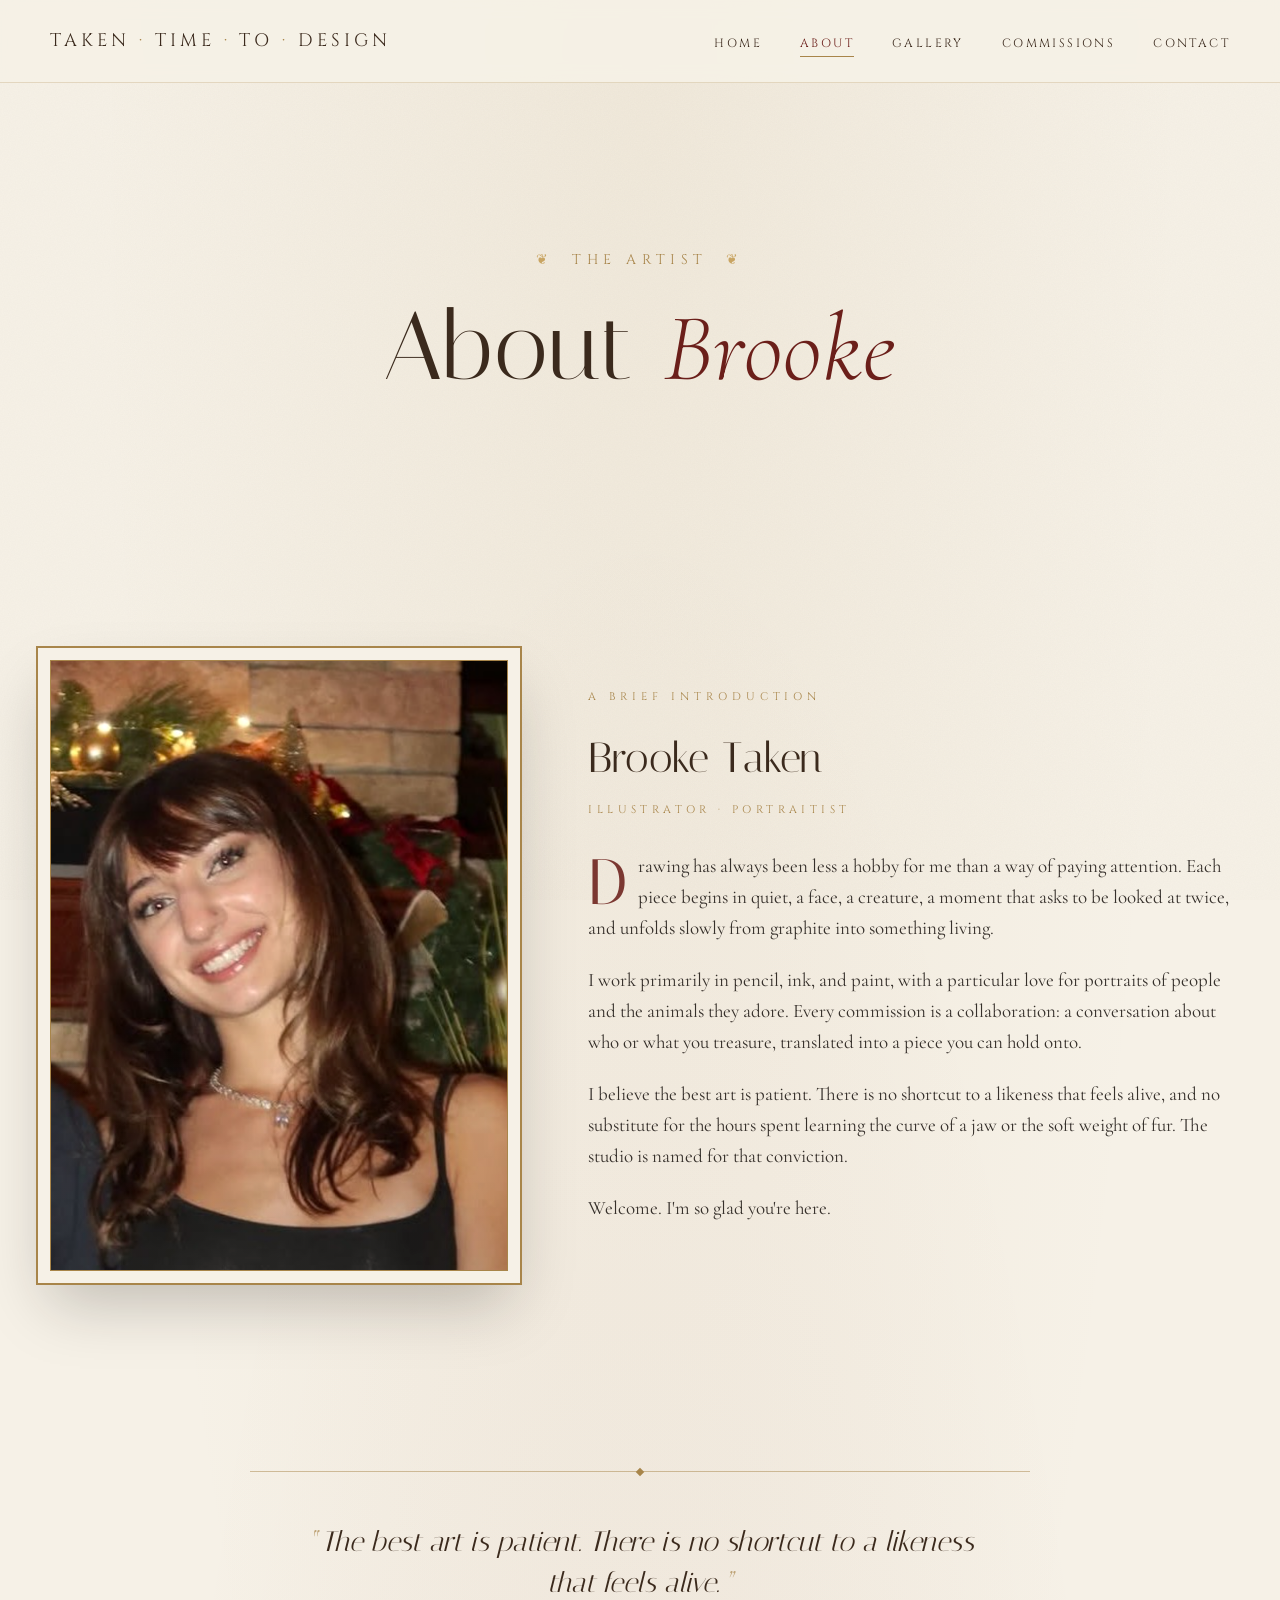
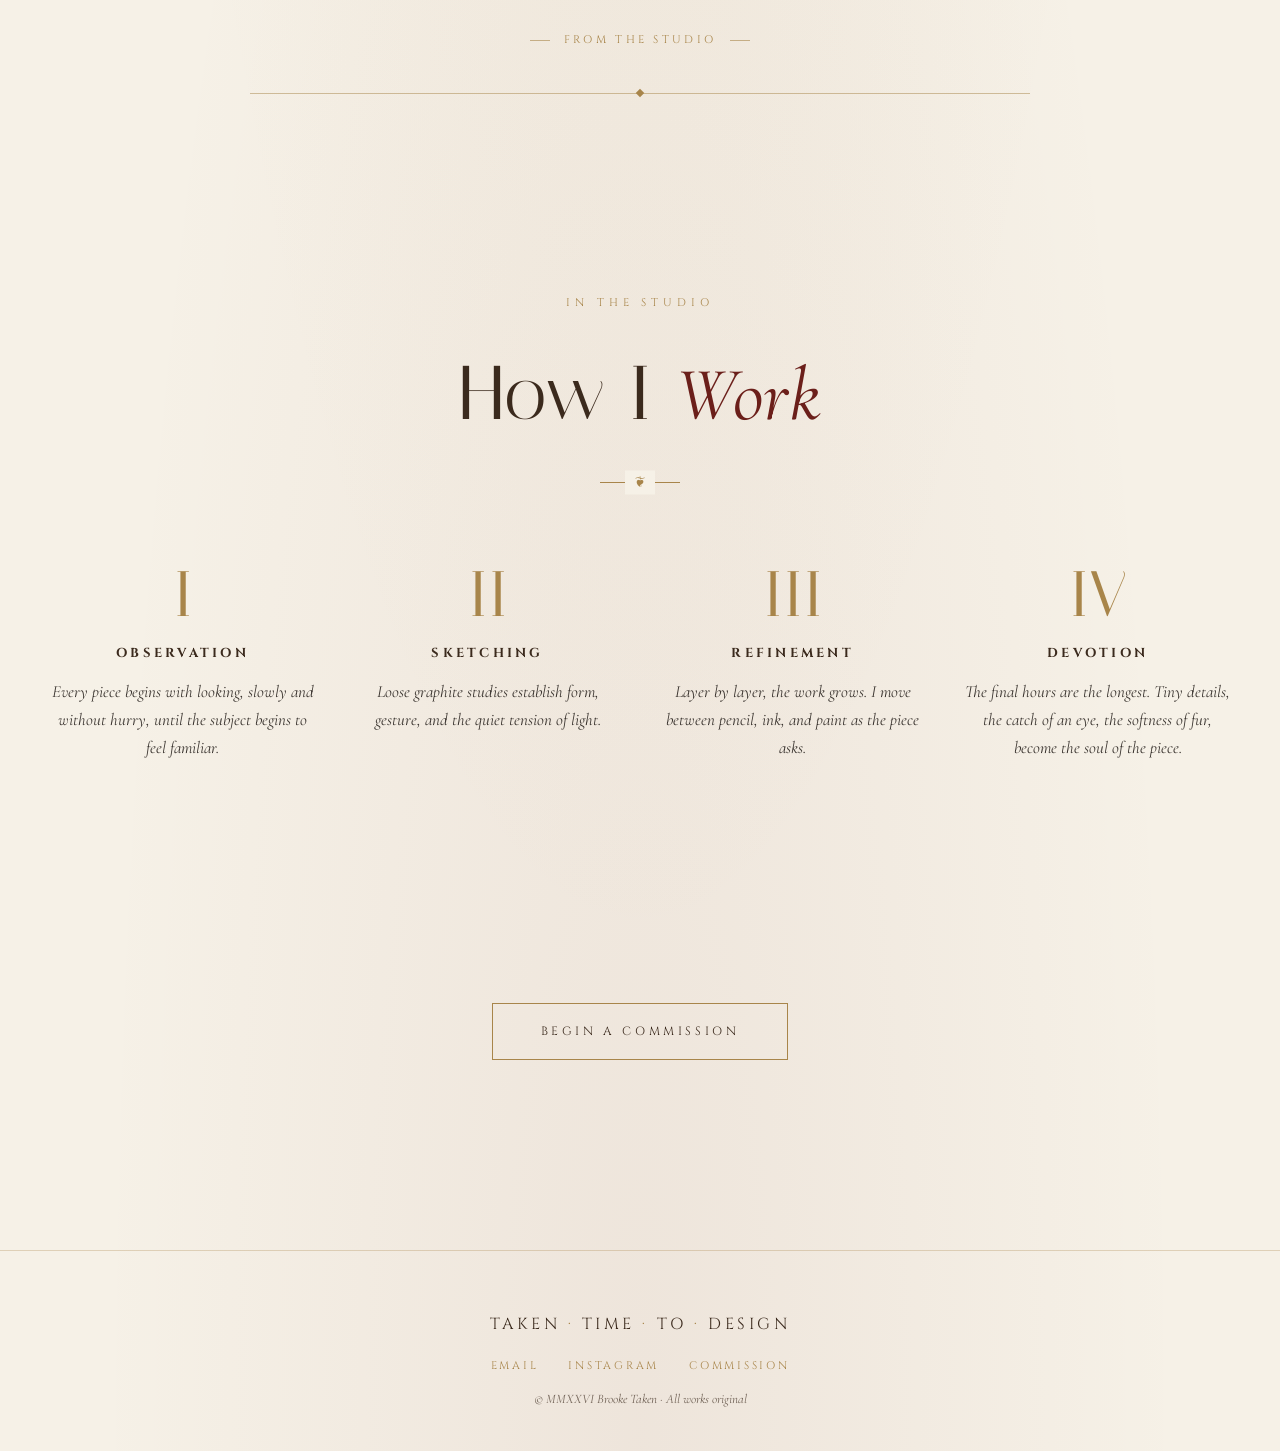
<file: about.html>
<!DOCTYPE html>
<html lang="en">
<head>
<meta charset="UTF-8" />
<meta name="viewport" content="width=device-width, initial-scale=1.0" />
<title>About | Taken Time to Design</title>
<link href="https://fonts.googleapis.com/css2?family=Cormorant+Garamond:ital,wght@0,300;0,400;0,500;0,600;0,700;1,300;1,400&family=Italiana&family=Cinzel:wght@400;500;600&display=swap" rel="stylesheet">
<link rel="stylesheet" href="styles.css" />
</head>
<body>

<nav>
  <a href="/" class="brand">TAKEN <span>·</span> TIME <span>·</span> TO <span>·</span> DESIGN</a>
  <button class="menu-toggle" aria-label="Menu" onclick="document.querySelector('nav').classList.toggle('open')"><span></span><span></span><span></span></button>
  <ul>
    <li><a href="/">Home</a></li>
    <li><a href="/about" class="active">About</a></li>
    <li><a href="/gallery">Gallery</a></li>
    <li><a href="/commissions">Commissions</a></li>
    <li><a href="/contact">Contact</a></li>
  </ul>
</nav>

<header class="hero hero-sm">
  <div class="hero-ornament">THE ARTIST</div>
  <h1>About <em>Brooke</em></h1>
</header>

<main>

<section class="reveal">
  <div class="about">
    <div class="about-portrait">
      <img src="images/brooke.jpeg" alt="Brooke Taken" onerror="this.style.display='none';this.parentElement.style.background='linear-gradient(135deg,#ede2cb,#c9a563)';this.parentElement.insertAdjacentHTML('beforeend','<div style=&quot;position:absolute;inset:0;display:flex;align-items:center;justify-content:center;font-family:Italiana,serif;font-size:80px;color:#6b1f1a;&quot;>BT</div>')" />
    </div>
    <div class="about-text">
      <div class="eyebrow">A Brief Introduction</div>
      <h3>Brooke Taken</h3>
      <div class="role">Illustrator · Portraitist</div>
      <p class="dropcap">Drawing has always been less a hobby for me than a way of paying attention. Each piece begins in quiet, a face, a creature, a moment that asks to be looked at twice, and unfolds slowly from graphite into something living.</p>
      <p>I work primarily in pencil, ink, and paint, with a particular love for portraits of people and the animals they adore. Every commission is a collaboration: a conversation about who or what you treasure, translated into a piece you can hold onto.</p>
      <p>I believe the best art is patient. There is no shortcut to a likeness that feels alive, and no substitute for the hours spent learning the curve of a jaw or the soft weight of fur. The studio is named for that conviction.</p>
      <p>Welcome. I'm so glad you're here.</p>
    </div>
  </div>
</section>

<div class="quote reveal">
  <p>The best art is patient. There is no shortcut to a likeness that feels alive.</p>
  <div class="attr">From the Studio</div>
</div>

<section class="reveal">
  <div class="section-head">
    <div class="eyebrow">In the Studio</div>
    <h2>How I <em>Work</em></h2>
    <span class="divider"></span>
  </div>
  <div class="steps">
    <div class="step">
      <div class="num">I</div>
      <h4>Observation</h4>
      <p>Every piece begins with looking, slowly and without hurry, until the subject begins to feel familiar.</p>
    </div>
    <div class="step">
      <div class="num">II</div>
      <h4>Sketching</h4>
      <p>Loose graphite studies establish form, gesture, and the quiet tension of light.</p>
    </div>
    <div class="step">
      <div class="num">III</div>
      <h4>Refinement</h4>
      <p>Layer by layer, the work grows. I move between pencil, ink, and paint as the piece asks.</p>
    </div>
    <div class="step">
      <div class="num">IV</div>
      <h4>Devotion</h4>
      <p>The final hours are the longest. Tiny details, the catch of an eye, the softness of fur, become the soul of the piece.</p>
    </div>
  </div>
</section>

<section class="reveal" style="text-align:center">
  <a href="/commissions" class="cta">Begin a Commission</a>
</section>

</main>

<footer>
  <div class="brand">TAKEN <span style="color:#a8854a">·</span> TIME <span style="color:#a8854a">·</span> TO <span style="color:#a8854a">·</span> DESIGN</div>
  <div class="social">
    <a href="mailto:hipstercookie024@gmail.com">Email</a>
    <a href="https://instagram.com/takentimetodesign" target="_blank">Instagram</a>
    <a href="/commissions">Commission</a>
  </div>
  <p>© MMXXVI Brooke Taken · All works original</p>
</footer>

<script src="shared.js"></script>
</body>
</html>
</file>
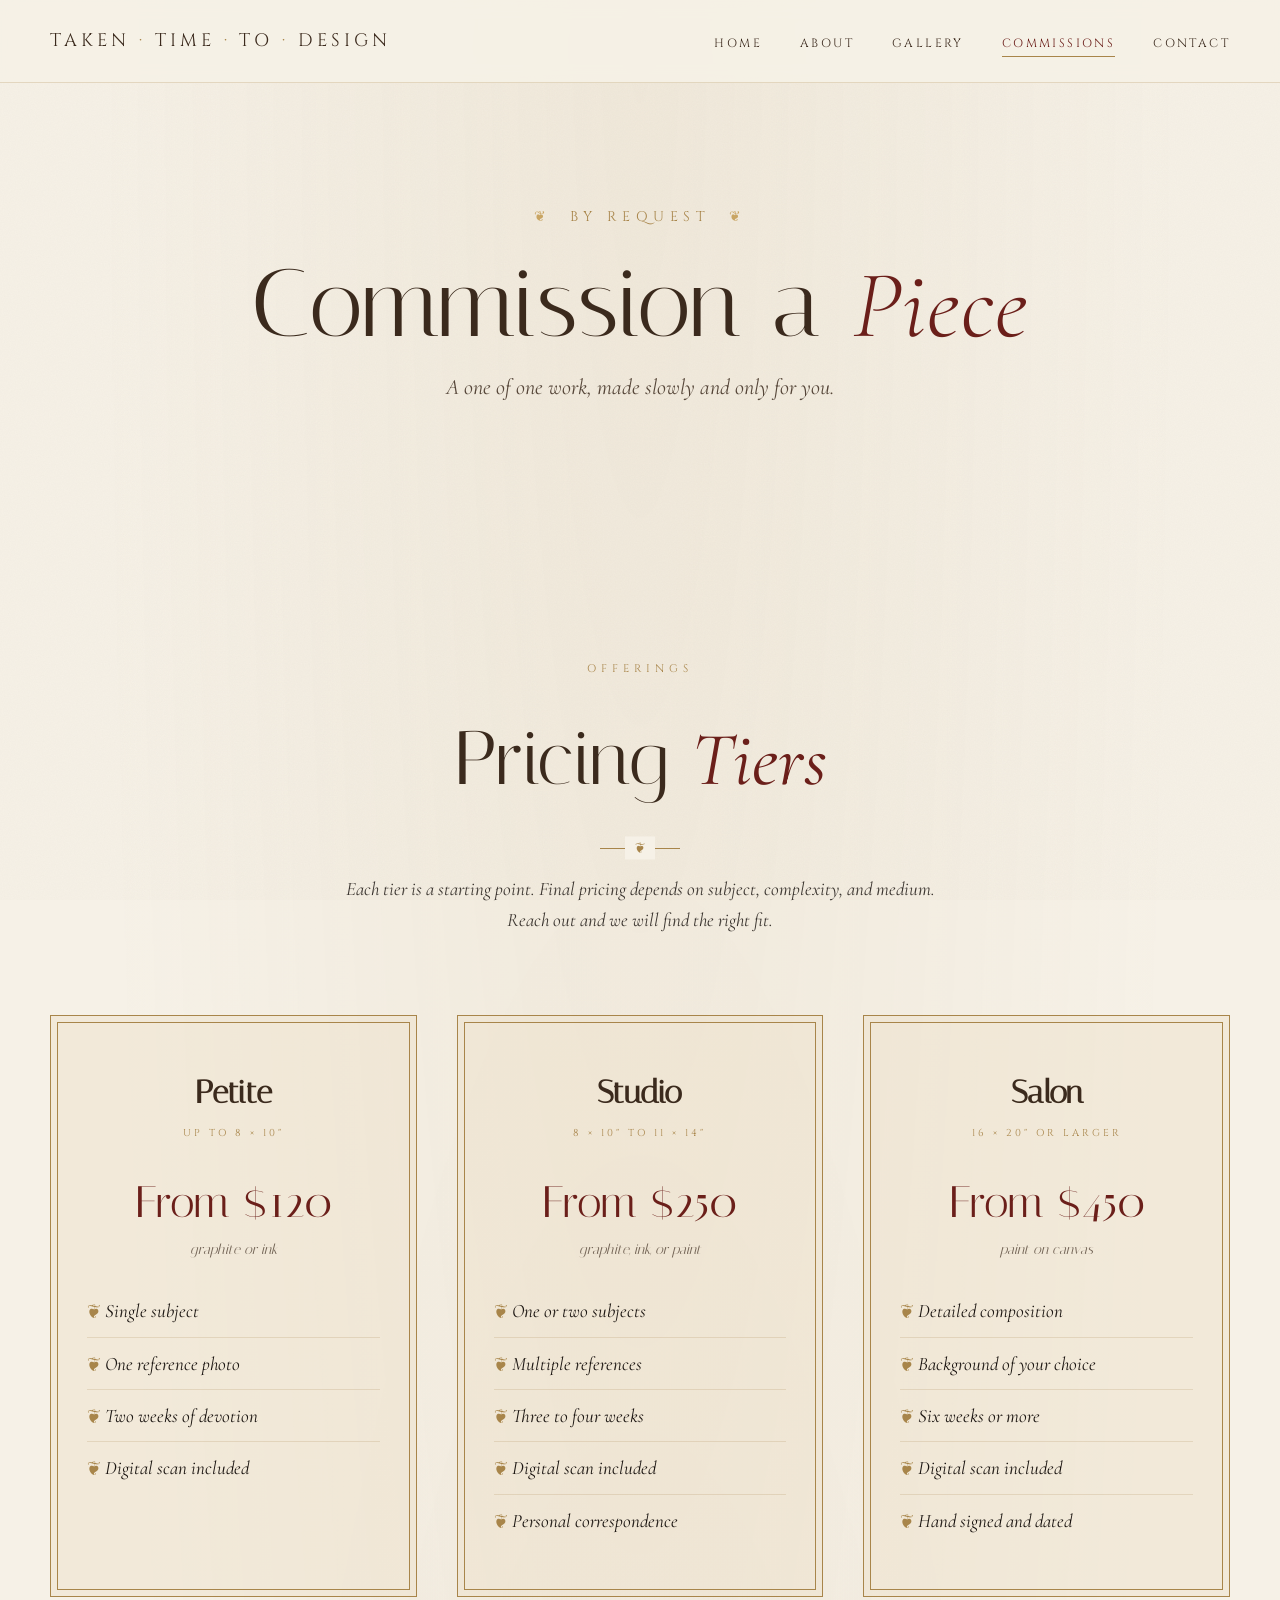
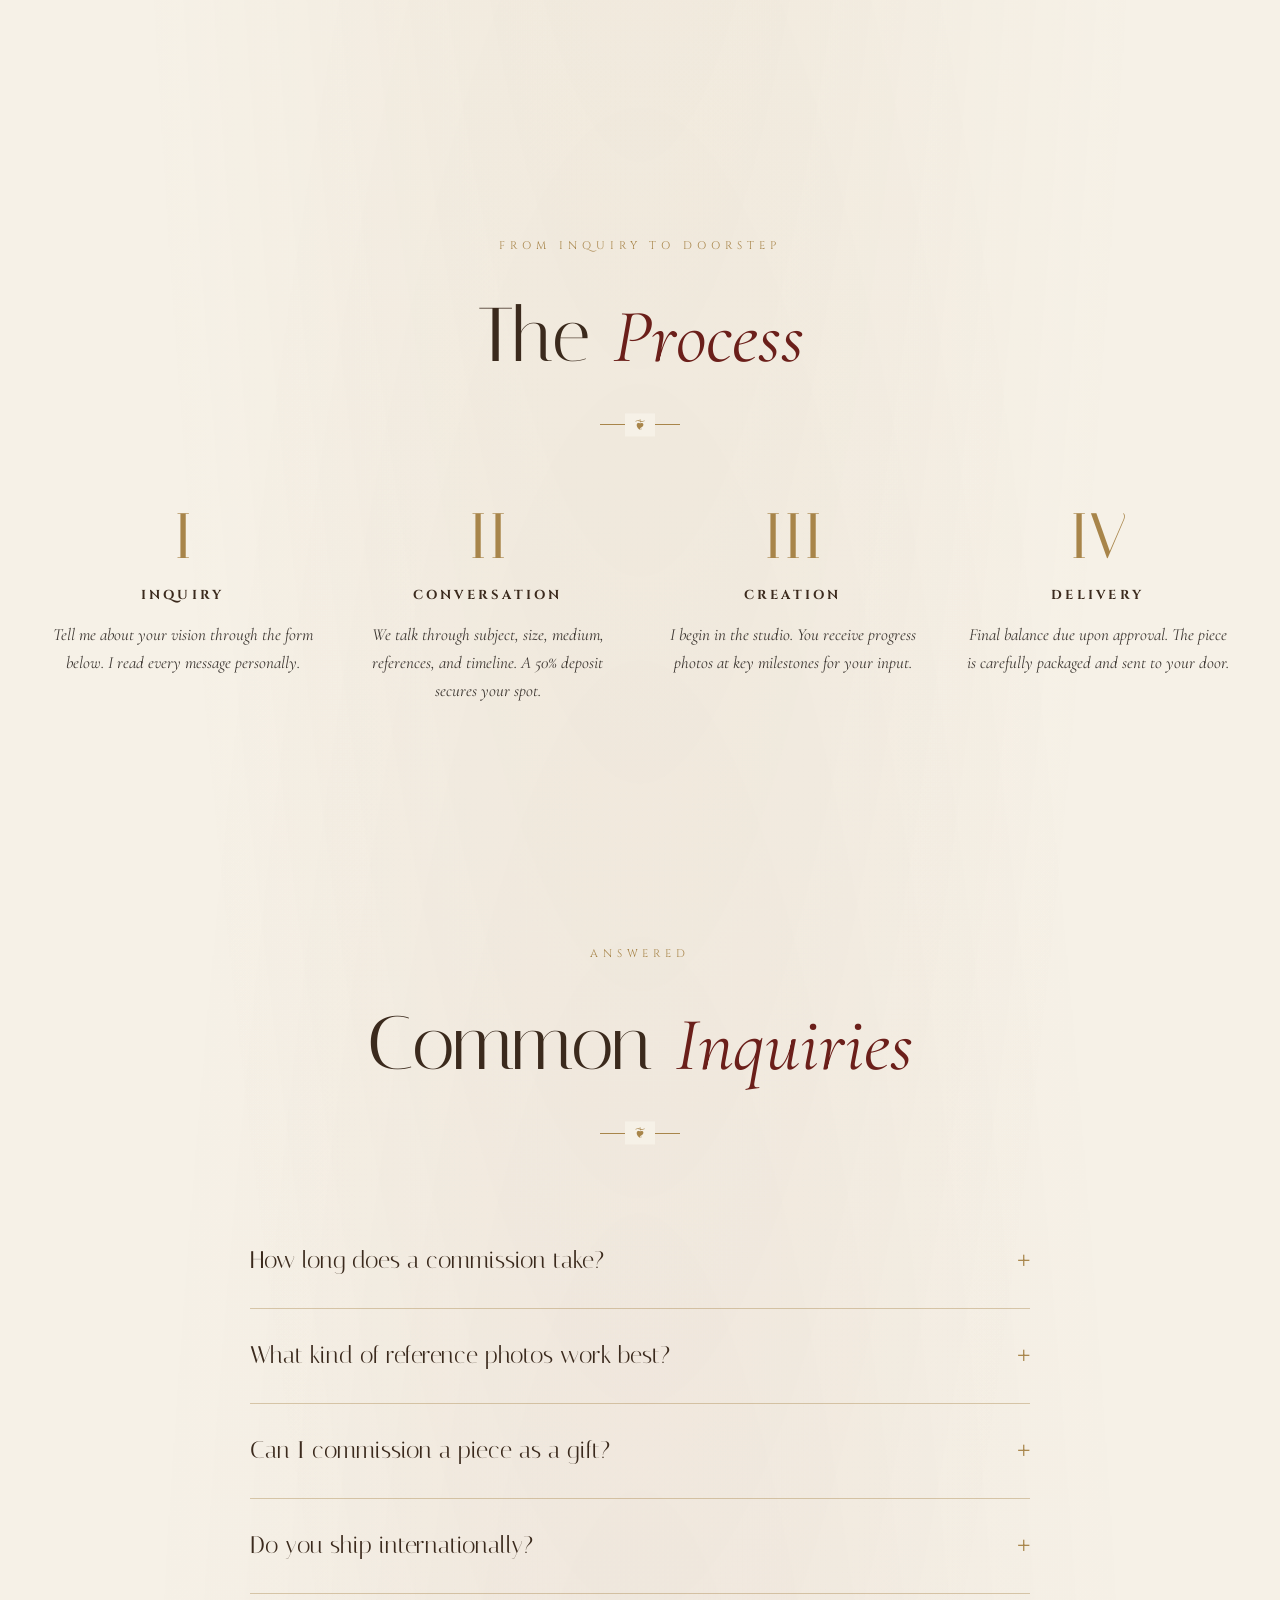
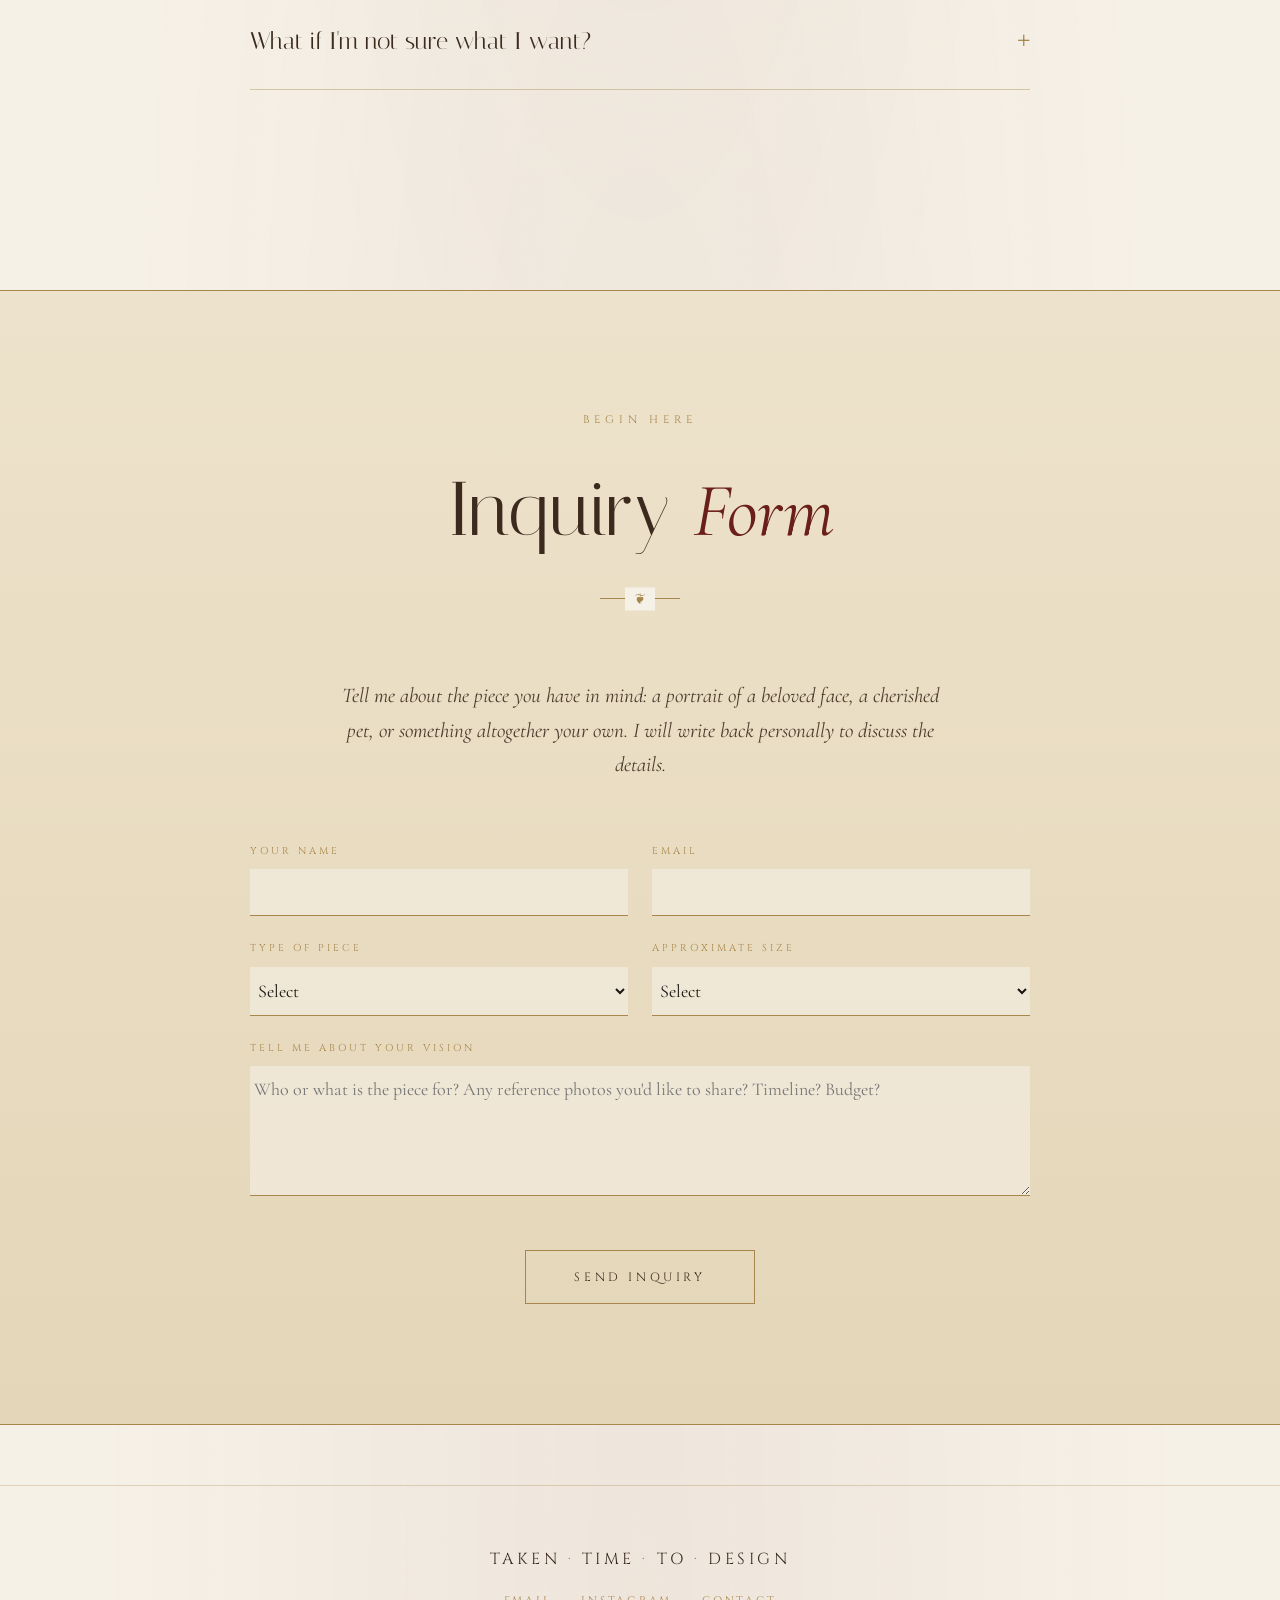
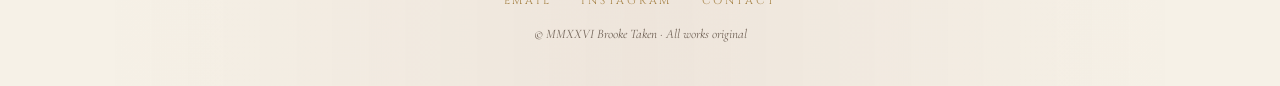
<file: commissions.html>
<!DOCTYPE html>
<html lang="en">
<head>
<meta charset="UTF-8" />
<meta name="viewport" content="width=device-width, initial-scale=1.0" />
<title>Commissions | Taken Time to Design</title>
<link href="https://fonts.googleapis.com/css2?family=Cormorant+Garamond:ital,wght@0,300;0,400;0,500;0,600;0,700;1,300;1,400&family=Italiana&family=Cinzel:wght@400;500;600&display=swap" rel="stylesheet">
<link rel="stylesheet" href="styles.css" />
</head>
<body>

<nav>
  <a href="/" class="brand">TAKEN <span>·</span> TIME <span>·</span> TO <span>·</span> DESIGN</a>
  <button class="menu-toggle" aria-label="Menu" onclick="document.querySelector('nav').classList.toggle('open')"><span></span><span></span><span></span></button>
  <ul>
    <li><a href="/">Home</a></li>
    <li><a href="/about">About</a></li>
    <li><a href="/gallery">Gallery</a></li>
    <li><a href="/commissions" class="active">Commissions</a></li>
    <li><a href="/contact">Contact</a></li>
  </ul>
</nav>

<header class="hero hero-sm">
  <div class="hero-ornament">BY REQUEST</div>
  <h1>Commission a <em>Piece</em></h1>
  <p class="tag">A one of one work, made slowly and only for you.</p>
</header>

<main>

<section class="reveal">
  <div class="section-head">
    <div class="eyebrow">Offerings</div>
    <h2>Pricing <em>Tiers</em></h2>
    <span class="divider"></span>
    <p style="margin-top:20px;font-style:italic;opacity:.85;max-width:600px;margin-left:auto;margin-right:auto">Each tier is a starting point. Final pricing depends on subject, complexity, and medium. Reach out and we will find the right fit.</p>
  </div>
  <div class="pricing">
    <div class="tier">
      <h4>Petite</h4>
      <div class="size">Up to 8 × 10"</div>
      <div class="price">From $120<small>graphite or ink</small></div>
      <ul>
        <li>Single subject</li>
        <li>One reference photo</li>
        <li>Two weeks of devotion</li>
        <li>Digital scan included</li>
      </ul>
    </div>
    <div class="tier">
      <h4>Studio</h4>
      <div class="size">8 × 10" to 11 × 14"</div>
      <div class="price">From $250<small>graphite, ink, or paint</small></div>
      <ul>
        <li>One or two subjects</li>
        <li>Multiple references</li>
        <li>Three to four weeks</li>
        <li>Digital scan included</li>
        <li>Personal correspondence</li>
      </ul>
    </div>
    <div class="tier">
      <h4>Salon</h4>
      <div class="size">16 × 20" or larger</div>
      <div class="price">From $450<small>paint on canvas</small></div>
      <ul>
        <li>Detailed composition</li>
        <li>Background of your choice</li>
        <li>Six weeks or more</li>
        <li>Digital scan included</li>
        <li>Hand signed and dated</li>
      </ul>
    </div>
  </div>
</section>

<section class="reveal">
  <div class="section-head">
    <div class="eyebrow">From Inquiry to Doorstep</div>
    <h2>The <em>Process</em></h2>
    <span class="divider"></span>
  </div>
  <div class="steps">
    <div class="step">
      <div class="num">I</div>
      <h4>Inquiry</h4>
      <p>Tell me about your vision through the form below. I read every message personally.</p>
    </div>
    <div class="step">
      <div class="num">II</div>
      <h4>Conversation</h4>
      <p>We talk through subject, size, medium, references, and timeline. A 50% deposit secures your spot.</p>
    </div>
    <div class="step">
      <div class="num">III</div>
      <h4>Creation</h4>
      <p>I begin in the studio. You receive progress photos at key milestones for your input.</p>
    </div>
    <div class="step">
      <div class="num">IV</div>
      <h4>Delivery</h4>
      <p>Final balance due upon approval. The piece is carefully packaged and sent to your door.</p>
    </div>
  </div>
</section>

<section class="reveal">
  <div class="section-head">
    <div class="eyebrow">Answered</div>
    <h2>Common <em>Inquiries</em></h2>
    <span class="divider"></span>
  </div>
  <div class="faq">
    <details>
      <summary>How long does a commission take?</summary>
      <p>Anywhere from two weeks for a small graphite piece to two months for a large painting. I will give you a firm estimate during our first conversation.</p>
    </details>
    <details>
      <summary>What kind of reference photos work best?</summary>
      <p>Clear, well lit photographs in natural light are ideal. The more I have to work from, the more alive the final piece will feel. Don't worry if you only have one, we can make it work.</p>
    </details>
    <details>
      <summary>Can I commission a piece as a gift?</summary>
      <p>Yes, and it is one of my favorite kinds of work. Let me know the occasion and the timeline so we can plan ahead.</p>
    </details>
    <details>
      <summary>Do you ship internationally?</summary>
      <p>I do. Shipping is calculated separately based on size and destination, and every piece is packaged with great care.</p>
    </details>
    <details>
      <summary>What if I'm not sure what I want?</summary>
      <p>That is perfectly fine. Reach out anyway. Some of the best pieces have begun as just a feeling or a memory.</p>
    </details>
  </div>
</section>

<section class="reveal" style="max-width:none;padding:0">
  <div class="commission">
    <div class="commission-inner">
      <div class="section-head">
        <div class="eyebrow">Begin Here</div>
        <h2>Inquiry <em>Form</em></h2>
        <span class="divider"></span>
      </div>
      <p class="commission-intro">Tell me about the piece you have in mind: a portrait of a beloved face, a cherished pet, or something altogether your own. I will write back personally to discuss the details.</p>

      <form onsubmit="handleSubmit(event)">
        <div class="row">
          <div>
            <label for="name">Your Name</label>
            <input type="text" id="name" required />
          </div>
          <div>
            <label for="email">Email</label>
            <input type="email" id="email" required />
          </div>
        </div>
        <div class="row">
          <div>
            <label for="type">Type of Piece</label>
            <select id="type" required>
              <option value="">Select</option>
              <option>Portrait of a Person</option>
              <option>Pet Portrait</option>
              <option>Illustration</option>
              <option>Custom / Other</option>
            </select>
          </div>
          <div>
            <label for="size">Approximate Size</label>
            <select id="size" required>
              <option value="">Select</option>
              <option>Petite (under 8×10")</option>
              <option>Studio (8×10" to 11×14")</option>
              <option>Salon (16×20" or larger)</option>
              <option>Not sure yet</option>
            </select>
          </div>
        </div>
        <div>
          <label for="details">Tell Me About Your Vision</label>
          <textarea id="details" placeholder="Who or what is the piece for? Any reference photos you'd like to share? Timeline? Budget?" required></textarea>
        </div>
        <button type="submit" class="cta">Send Inquiry</button>
      </form>
    </div>
  </div>
</section>

</main>

<footer>
  <div class="brand">TAKEN <span style="color:#a8854a">·</span> TIME <span style="color:#a8854a">·</span> TO <span style="color:#a8854a">·</span> DESIGN</div>
  <div class="social">
    <a href="mailto:hipstercookie024@gmail.com">Email</a>
    <a href="https://instagram.com/takentimetodesign" target="_blank">Instagram</a>
    <a href="/contact">Contact</a>
  </div>
  <p>© MMXXVI Brooke Taken · All works original</p>
</footer>

<script src="shared.js"></script>
</body>
</html>
</file>
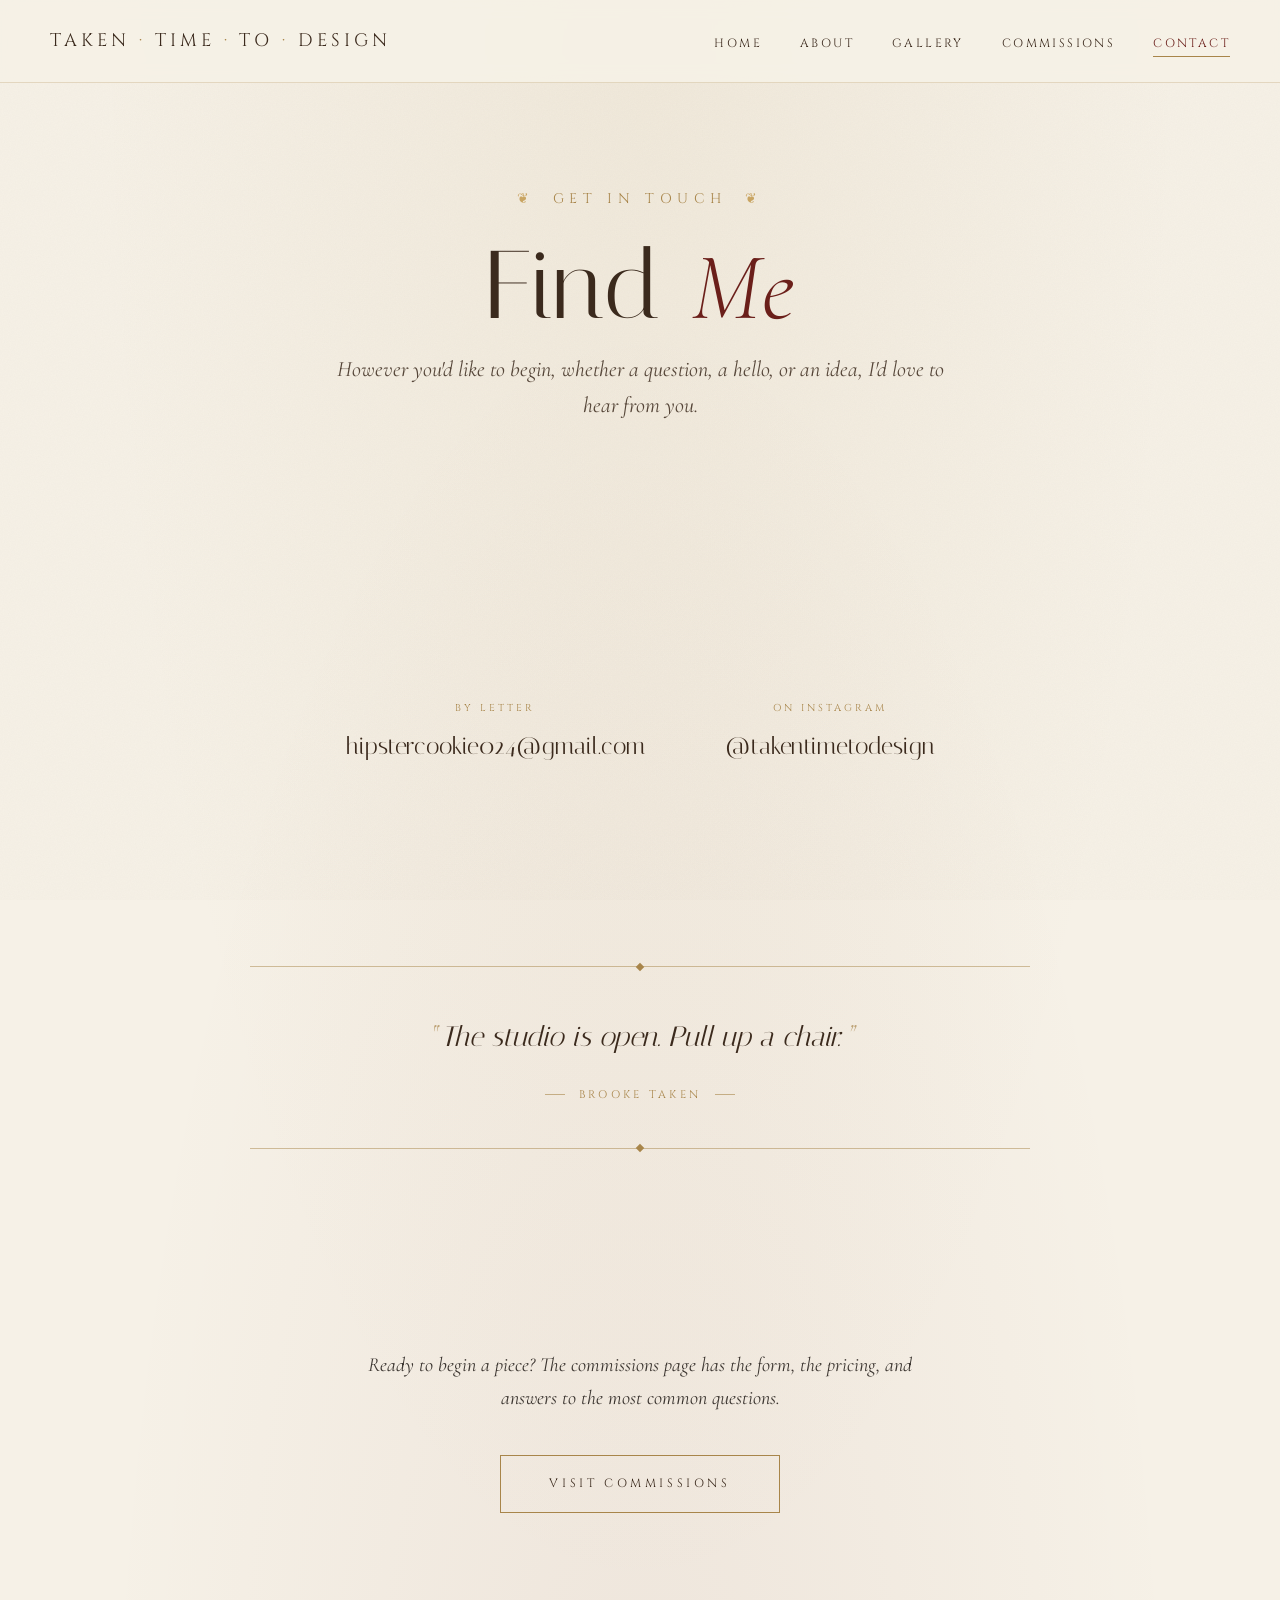
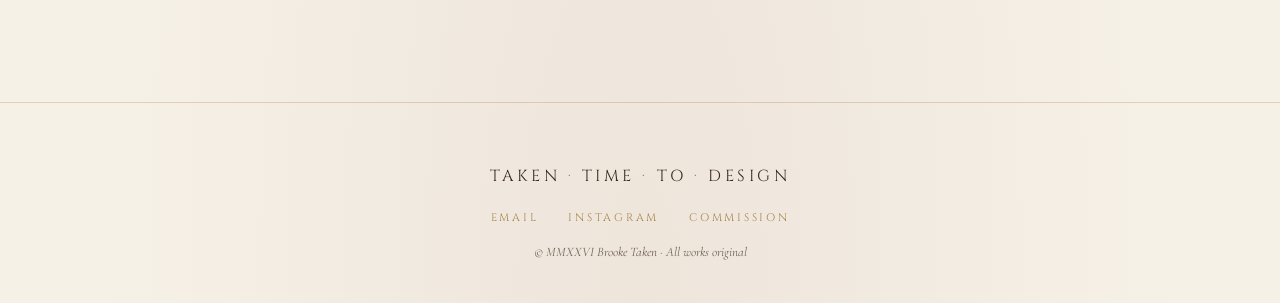
<file: contact.html>
<!DOCTYPE html>
<html lang="en">
<head>
<meta charset="UTF-8" />
<meta name="viewport" content="width=device-width, initial-scale=1.0" />
<title>Contact | Taken Time to Design</title>
<link href="https://fonts.googleapis.com/css2?family=Cormorant+Garamond:ital,wght@0,300;0,400;0,500;0,600;0,700;1,300;1,400&family=Italiana&family=Cinzel:wght@400;500;600&display=swap" rel="stylesheet">
<link rel="stylesheet" href="styles.css" />
</head>
<body>

<nav>
  <a href="/" class="brand">TAKEN <span>·</span> TIME <span>·</span> TO <span>·</span> DESIGN</a>
  <button class="menu-toggle" aria-label="Menu" onclick="document.querySelector('nav').classList.toggle('open')"><span></span><span></span><span></span></button>
  <ul>
    <li><a href="/">Home</a></li>
    <li><a href="/about">About</a></li>
    <li><a href="/gallery">Gallery</a></li>
    <li><a href="/commissions">Commissions</a></li>
    <li><a href="/contact" class="active">Contact</a></li>
  </ul>
</nav>

<header class="hero hero-sm">
  <div class="hero-ornament">GET IN TOUCH</div>
  <h1>Find <em>Me</em></h1>
  <p class="tag">However you'd like to begin, whether a question, a hello, or an idea, I'd love to hear from you.</p>
</header>

<main>

<section class="reveal contact">
  <div class="contact-grid">
    <div class="contact-item">
      <div class="label">By Letter</div>
      <a href="mailto:hipstercookie024@gmail.com">hipstercookie024@gmail.com</a>
    </div>
    <div class="contact-item">
      <div class="label">On Instagram</div>
      <a href="https://instagram.com/takentimetodesign" target="_blank">@takentimetodesign</a>
    </div>
  </div>
</section>

<div class="quote reveal">
  <p>The studio is open. Pull up a chair.</p>
  <div class="attr">Brooke Taken</div>
</div>

<section class="reveal" style="text-align:center">
  <p style="font-style:italic;font-size:20px;opacity:.85;max-width:560px;margin:0 auto 40px">Ready to begin a piece? The commissions page has the form, the pricing, and answers to the most common questions.</p>
  <a href="/commissions" class="cta">Visit Commissions</a>
</section>

</main>

<footer>
  <div class="brand">TAKEN <span style="color:#a8854a">·</span> TIME <span style="color:#a8854a">·</span> TO <span style="color:#a8854a">·</span> DESIGN</div>
  <div class="social">
    <a href="mailto:hipstercookie024@gmail.com">Email</a>
    <a href="https://instagram.com/takentimetodesign" target="_blank">Instagram</a>
    <a href="/commissions">Commission</a>
  </div>
  <p>© MMXXVI Brooke Taken · All works original</p>
</footer>

<script src="shared.js"></script>
</body>
</html>
</file>
<file: styles.css>
:root{
  --ivory:#f6f1e7;
  --parchment:#ede2cb;
  --ink:#1c1612;
  --umber:#3b2a1d;
  --gold:#a8854a;
  --gold-light:#c9a563;
  --crimson:#6b1f1a;
}
*{margin:0;padding:0;box-sizing:border-box}
html{scroll-behavior:smooth}
body{
  background:var(--ivory);
  color:var(--ink);
  font-family:'Cormorant Garamond','Garamond',serif;
  font-size:19px;line-height:1.65;
  overflow-x:hidden;
  background-image:
    radial-gradient(ellipse at top,rgba(168,133,74,0.08),transparent 60%),
    radial-gradient(ellipse at bottom,rgba(107,31,26,0.06),transparent 60%);
}
body::before{
  content:"";position:fixed;inset:0;pointer-events:none;
  background-image:url("data:image/svg+xml;utf8,<svg xmlns='http://www.w3.org/2000/svg' width='200' height='200'><filter id='n'><feTurbulence type='fractalNoise' baseFrequency='0.85' numOctaves='2'/><feColorMatrix values='0 0 0 0 0.2 0 0 0 0 0.15 0 0 0 0 0.08 0 0 0 0.06 0'/></filter><rect width='100%25' height='100%25' filter='url(%23n)'/></svg>");
  opacity:.5;z-index:1;mix-blend-mode:multiply;
}
main,nav,header,footer{position:relative;z-index:2}

/* NAV */
nav{
  position:fixed;top:0;left:0;right:0;
  display:flex;justify-content:space-between;align-items:center;
  padding:22px 50px;
  background:rgba(246,241,231,0.92);
  backdrop-filter:blur(8px);
  border-bottom:1px solid rgba(168,133,74,0.25);
  z-index:100;
}
.brand{
  font-family:'Cinzel',serif;
  font-size:18px;letter-spacing:.22em;
  color:var(--umber);text-decoration:none;
}
.brand span{color:var(--gold)}
nav ul{display:flex;gap:38px;list-style:none}
nav a{
  font-family:'Cinzel',serif;
  font-size:12px;letter-spacing:.2em;
  text-transform:uppercase;
  color:var(--umber);text-decoration:none;
  transition:color .3s;
  position:relative;padding:4px 0;
}
nav a:hover{color:var(--gold)}
nav a.active{color:var(--crimson)}
nav a.active::after{
  content:"";position:absolute;left:0;right:0;bottom:-2px;
  height:1px;background:var(--gold);
}
nav .menu-toggle{display:none}

/* HERO */
.hero{
  min-height:100vh;
  display:flex;flex-direction:column;justify-content:center;align-items:center;
  text-align:center;padding:140px 30px 80px;position:relative;
}
.hero-sm{min-height:60vh;padding:180px 30px 60px}
.hero-ornament{
  font-family:'Cinzel',serif;color:var(--gold);
  font-size:14px;letter-spacing:.4em;margin-bottom:30px;
}
.hero-ornament::before,.hero-ornament::after{content:"❦";margin:0 18px;color:var(--gold-light)}
.hero h1{
  font-family:'Italiana',serif;
  font-size:clamp(56px,11vw,150px);
  line-height:.95;font-weight:400;
  color:var(--umber);margin-bottom:18px;letter-spacing:.01em;
}
.hero-sm h1{font-size:clamp(48px,8vw,96px)}
.hero h1 em{
  font-family:'Cormorant Garamond',serif;font-style:italic;
  font-weight:300;color:var(--crimson);
}
.hero .by{
  font-family:'Cinzel',serif;
  font-size:13px;letter-spacing:.45em;
  text-transform:uppercase;color:var(--gold);
  margin-bottom:40px;
}
.hero p.tag{
  max-width:620px;font-size:22px;font-style:italic;
  color:var(--umber);opacity:.85;margin-bottom:50px;
}
.cta{
  display:inline-block;padding:18px 48px;
  border:1px solid var(--gold);color:var(--umber);
  font-family:'Cinzel',serif;font-size:12px;
  letter-spacing:.3em;text-transform:uppercase;
  text-decoration:none;background:transparent;cursor:pointer;
  transition:all .4s;position:relative;overflow:hidden;
}
.cta::before{
  content:"";position:absolute;inset:0;background:var(--umber);
  transform:scaleX(0);transform-origin:left;
  transition:transform .4s;z-index:-1;
}
.cta:hover{color:var(--ivory);border-color:var(--umber)}
.cta:hover::before{transform:scaleX(1)}
.cta-row{display:flex;gap:20px;justify-content:center;flex-wrap:wrap}
.scroll-hint{
  position:absolute;bottom:30px;left:50%;
  transform:translateX(-50%);
  font-family:'Cinzel',serif;font-size:10px;letter-spacing:.3em;
  color:var(--gold);animation:bob 2.5s ease-in-out infinite;
}
@keyframes bob{0%,100%{transform:translateX(-50%) translateY(0)}50%{transform:translateX(-50%) translateY(8px)}}

/* SECTION HEADING */
section{padding:120px 50px;max-width:1300px;margin:0 auto}
.section-head{text-align:center;margin-bottom:80px}
.eyebrow{
  font-family:'Cinzel',serif;font-size:11px;letter-spacing:.45em;
  color:var(--gold);text-transform:uppercase;margin-bottom:18px;
}
.section-head h2{
  font-family:'Italiana',serif;
  font-size:clamp(42px,6vw,76px);
  color:var(--umber);font-weight:400;
}
.section-head h2 em{font-family:'Cormorant Garamond';font-style:italic;color:var(--crimson)}
.divider{
  display:block;margin:24px auto;
  width:80px;height:1px;background:var(--gold);position:relative;
}
.divider::before{
  content:"❦";position:absolute;left:50%;top:50%;
  transform:translate(-50%,-50%);
  background:var(--ivory);padding:0 10px;
  color:var(--gold);font-size:14px;
}

/* ABOUT */
.about{display:grid;grid-template-columns:1fr 1.4fr;gap:80px;align-items:center}
.about-portrait{
  position:relative;aspect-ratio:3/4;background:#ddd;
  border:1px solid var(--gold);
  box-shadow:0 0 0 12px var(--ivory),0 0 0 14px var(--gold),0 30px 60px rgba(28,22,18,0.25);
}
.about-portrait img{width:100%;height:100%;object-fit:cover;display:block;filter:sepia(.08) contrast(1.02)}
.about-portrait::after{
  content:"";position:absolute;inset:0;
  background:linear-gradient(180deg,transparent 60%,rgba(28,22,18,0.15));
  pointer-events:none;
}
.about-text h3{font-family:'Italiana',serif;font-size:42px;color:var(--umber);font-weight:400;margin-bottom:8px}
.about-text .role{
  font-family:'Cinzel',serif;font-size:11px;letter-spacing:.4em;
  text-transform:uppercase;color:var(--gold);margin-bottom:30px;
}
.about-text p{margin-bottom:20px;color:var(--ink);opacity:.88}
.about-text p.dropcap::first-letter{
  font-family:'Italiana',serif;font-size:64px;float:left;
  line-height:.85;padding:6px 10px 0 0;color:var(--crimson);
}

/* GALLERY */
.gallery{display:grid;grid-template-columns:repeat(3,1fr);gap:60px 50px}
.gallery.cols-2{grid-template-columns:repeat(2,1fr)}
.piece{cursor:pointer;transition:transform .5s}
.piece:hover{transform:translateY(-8px)}
.frame{
  position:relative;background:var(--parchment);
  padding:18px;border:1px solid var(--gold);
  box-shadow:
    inset 0 0 0 1px rgba(168,133,74,0.5),
    inset 0 0 0 6px var(--parchment),
    inset 0 0 0 7px var(--gold-light),
    0 25px 55px rgba(28,22,18,0.3),
    0 10px 25px rgba(28,22,18,0.15);
}
.frame::before{content:"";position:absolute;inset:8px;border:1px double var(--gold);pointer-events:none}
.frame img{width:100%;aspect-ratio:1/1.15;object-fit:cover;display:block;filter:contrast(1.04) saturate(1.02)}
.plaque{text-align:center;margin-top:24px}
.plaque .title{font-family:'Italiana',serif;font-size:24px;color:var(--umber);font-style:italic}
.plaque .meta{
  font-family:'Cinzel',serif;font-size:10px;letter-spacing:.3em;
  text-transform:uppercase;color:var(--gold);margin-top:6px;
}

/* COMMISSION */
.commission{
  background:linear-gradient(180deg,var(--parchment),#e4d6b8);
  margin:80px -50px 0;padding:120px 50px;
  border-top:1px solid var(--gold);border-bottom:1px solid var(--gold);
  position:relative;
}
.commission-inner{max-width:780px;margin:0 auto}
.commission-intro{
  text-align:center;font-style:italic;font-size:21px;
  color:var(--umber);max-width:620px;margin:0 auto 60px;opacity:.9;
}
form{display:grid;gap:24px}
.row{display:grid;grid-template-columns:1fr 1fr;gap:24px}
label{
  display:block;font-family:'Cinzel',serif;font-size:10px;
  letter-spacing:.3em;text-transform:uppercase;
  color:var(--gold);margin-bottom:10px;
}
input,select,textarea{
  width:100%;background:rgba(246,241,231,0.6);
  border:none;border-bottom:1px solid var(--gold);
  padding:12px 4px;font-family:'Cormorant Garamond',serif;
  font-size:18px;color:var(--ink);outline:none;
  transition:border-color .3s,background .3s;
}
input:focus,select:focus,textarea:focus{
  border-color:var(--crimson);background:rgba(246,241,231,0.95);
}
textarea{min-height:130px;resize:vertical;font-family:'Cormorant Garamond',serif}
button[type=submit]{margin-top:20px;justify-self:center}

/* PROCESS STEPS */
.steps{
  display:grid;grid-template-columns:repeat(4,1fr);gap:40px;
  margin-top:40px;
}
.step{text-align:center;position:relative}
.step .num{
  font-family:'Italiana',serif;font-size:64px;
  color:var(--gold);line-height:1;margin-bottom:16px;
}
.step h4{
  font-family:'Cinzel',serif;font-size:13px;
  letter-spacing:.25em;text-transform:uppercase;
  color:var(--umber);margin-bottom:14px;
}
.step p{font-size:17px;opacity:.85;font-style:italic}

/* PRICING */
.pricing{display:grid;grid-template-columns:repeat(3,1fr);gap:40px;margin-top:40px}
.tier{
  background:rgba(237,226,203,0.5);
  border:1px solid var(--gold);
  padding:50px 36px;text-align:center;
  position:relative;transition:transform .4s,box-shadow .4s;
}
.tier:hover{transform:translateY(-6px);box-shadow:0 30px 60px rgba(28,22,18,0.2)}
.tier::before{content:"";position:absolute;inset:6px;border:1px double var(--gold);pointer-events:none}
.tier h4{font-family:'Italiana',serif;font-size:32px;color:var(--umber);margin-bottom:6px}
.tier .size{
  font-family:'Cinzel',serif;font-size:10px;letter-spacing:.3em;
  text-transform:uppercase;color:var(--gold);margin-bottom:24px;
}
.tier .price{
  font-family:'Italiana',serif;font-size:44px;
  color:var(--crimson);margin-bottom:24px;
}
.tier .price small{font-size:14px;color:var(--umber);opacity:.7;display:block;font-style:italic}
.tier ul{list-style:none;text-align:left;margin-top:20px}
.tier li{
  padding:10px 0;border-bottom:1px solid rgba(168,133,74,0.2);
  font-style:italic;
}
.tier li::before{content:"❦  ";color:var(--gold)}
.tier li:last-child{border:none}

/* QUOTE / TESTIMONIAL */
.quote{
  text-align:center;max-width:780px;margin:80px auto;
  padding:50px 40px 44px;position:relative;
  border-top:1px solid rgba(168,133,74,0.5);
  border-bottom:1px solid rgba(168,133,74,0.5);
}
.quote::before,
.quote::after{
  content:"";position:absolute;left:50%;
  width:6px;height:6px;
  background:var(--gold);
  transform:translateX(-50%) rotate(45deg);
}
.quote::before{top:-3px}
.quote::after{bottom:-3px}
.quote p{
  font-family:'Italiana',serif;font-size:28px;font-style:italic;
  color:var(--umber);line-height:1.45;
  quotes:"\201C" "\201D";
}
.quote p::before{content:open-quote;color:var(--gold);margin-right:4px;font-size:1em;opacity:.7}
.quote p::after{content:close-quote;color:var(--gold);margin-left:4px;font-size:1em;opacity:.7}
.quote .attr{
  font-family:'Cinzel',serif;font-size:11px;letter-spacing:.3em;
  text-transform:uppercase;color:var(--gold);margin-top:28px;
  display:flex;align-items:center;justify-content:center;gap:14px;
}
.quote .attr::before,
.quote .attr::after{
  content:"";width:20px;height:1px;background:var(--gold);opacity:.6;
}

/* CONTACT */
.contact{text-align:center}
.contact-grid{display:flex;justify-content:center;gap:80px;flex-wrap:wrap;margin-top:40px}
.contact-item .label{
  font-family:'Cinzel',serif;font-size:10px;letter-spacing:.3em;
  text-transform:uppercase;color:var(--gold);margin-bottom:10px;
}
.contact-item a{
  font-family:'Italiana',serif;font-size:24px;
  color:var(--umber);text-decoration:none;
  border-bottom:1px solid transparent;
  transition:border-color .3s,color .3s;
}
.contact-item a:hover{color:var(--crimson);border-bottom-color:var(--crimson)}

/* FAQ */
.faq{max-width:780px;margin:0 auto}
.faq details{
  border-bottom:1px solid rgba(168,133,74,0.4);
  padding:24px 0;cursor:pointer;
}
.faq summary{
  font-family:'Italiana',serif;font-size:24px;color:var(--umber);
  list-style:none;display:flex;justify-content:space-between;align-items:center;
}
.faq summary::after{content:"+";color:var(--gold);font-size:28px;font-family:'Cinzel',serif;transition:transform .3s}
.faq details[open] summary::after{transform:rotate(45deg)}
.faq details p{margin-top:18px;font-style:italic;opacity:.85}

/* FOOTER */
footer{
  text-align:center;padding:60px 30px 40px;
  border-top:1px solid rgba(168,133,74,0.3);margin-top:60px;
}
footer .brand{font-size:16px}
footer p{margin-top:14px;font-size:13px;font-style:italic;color:var(--umber);opacity:.7}
footer .social{margin-top:20px;display:flex;gap:30px;justify-content:center}
footer .social a{
  font-family:'Cinzel',serif;font-size:11px;letter-spacing:.25em;
  text-transform:uppercase;color:var(--gold);text-decoration:none;
}
footer .social a:hover{color:var(--crimson)}

/* LIGHTBOX */
.lightbox{
  position:fixed;inset:0;background:rgba(20,15,10,0.94);
  display:none;justify-content:center;align-items:center;
  z-index:1000;padding:40px;cursor:zoom-out;
}
.lightbox.active{display:flex}
.lightbox img{
  max-width:90vw;max-height:85vh;
  box-shadow:0 0 80px rgba(168,133,74,0.4);
  border:8px solid var(--ivory);outline:1px solid var(--gold);
}
.lightbox-caption{
  position:absolute;bottom:30px;left:50%;
  transform:translateX(-50%);color:var(--ivory);
  font-family:'Italiana',serif;font-size:22px;
  font-style:italic;text-align:center;
}

/* RESPONSIVE */
@media(max-width:1100px){
  .gallery{grid-template-columns:repeat(2,1fr);gap:50px 40px}
}
@media(max-width:900px){
  nav{padding:18px 24px}
  nav ul{gap:18px}
  nav a{font-size:10px}
  section{padding:80px 24px}
  .about{grid-template-columns:1fr;gap:50px}
  .about-portrait{max-width:380px;margin:0 auto}
  .gallery,.gallery.cols-2{grid-template-columns:repeat(2,1fr);gap:45px 30px}
  .commission{margin:60px -24px 0;padding:80px 24px}
  .row{grid-template-columns:1fr}
  .contact-grid{gap:40px}
  .steps{grid-template-columns:repeat(2,1fr)}
  .pricing{grid-template-columns:1fr;max-width:480px;margin-left:auto;margin-right:auto}
  /* testimonials grid on home page */
  .quote[style*="margin:0"]{margin:0 auto !important}
  section > div[style*="grid-template-columns:1fr 1fr"]{grid-template-columns:1fr !important;gap:30px !important}
}
@media(max-width:700px){
  /* hamburger-style nav */
  nav{
    flex-direction:row;justify-content:space-between;align-items:center;
    padding:16px 20px;
  }
  nav .brand{font-size:11px;letter-spacing:.15em;flex:1;min-width:0;overflow:hidden;text-overflow:ellipsis;white-space:nowrap}
  nav .menu-toggle{
    display:flex;flex-direction:column;gap:5px;
    background:transparent;border:none;cursor:pointer;padding:8px;
  }
  nav .menu-toggle span{
    display:block;width:26px;height:1.5px;background:var(--umber);
    transition:transform .3s,opacity .3s;
  }
  nav.open .menu-toggle span:nth-child(1){transform:translateY(6.5px) rotate(45deg)}
  nav.open .menu-toggle span:nth-child(2){opacity:0}
  nav.open .menu-toggle span:nth-child(3){transform:translateY(-6.5px) rotate(-45deg)}
  nav ul{
    position:fixed;top:60px;left:0;right:0;
    background:rgba(246,241,231,0.98);
    backdrop-filter:blur(10px);
    flex-direction:column;gap:0;padding:20px 0;
    border-bottom:1px solid rgba(168,133,74,0.3);
    transform:translateY(-120%);opacity:0;pointer-events:none;
    transition:transform .4s,opacity .3s;
  }
  nav.open ul{transform:translateY(0);opacity:1;pointer-events:auto}
  nav ul li{text-align:center;width:100%}
  nav ul li a{
    display:block;padding:16px 20px;font-size:12px;letter-spacing:.25em;
    border-bottom:1px solid rgba(168,133,74,0.15);
  }
  nav ul li:last-child a{border-bottom:none}

  .hero{padding:120px 20px 60px;min-height:85vh}
  .hero-sm{min-height:auto;padding:140px 20px 40px}
  .hero p.tag{font-size:18px;margin-bottom:36px}
  .hero .by{font-size:11px;letter-spacing:.35em;margin-bottom:30px}
  .hero-ornament{font-size:11px;letter-spacing:.3em;margin-bottom:22px}
  .hero-ornament::before,.hero-ornament::after{margin:0 10px}
  .cta{padding:15px 32px;font-size:11px;letter-spacing:.25em}
  .cta-row{gap:14px;flex-direction:column;align-items:stretch}
  .cta-row .cta{text-align:center}
  .scroll-hint{font-size:9px}

  section{padding:60px 20px}
  .section-head{margin-bottom:50px}
  .section-head h2{font-size:clamp(34px,9vw,48px)}
  .eyebrow{font-size:10px;letter-spacing:.35em}

  .gallery,.gallery.cols-2{grid-template-columns:1fr;gap:40px;max-width:420px;margin-left:auto;margin-right:auto}
  .frame{padding:10px}
  .frame::before{inset:4px}
  .plaque{margin-top:18px}
  .plaque .title{font-size:21px}

  .about-text h3{font-size:34px}
  .about-text p.dropcap::first-letter{font-size:52px}

  .commission{margin:50px -20px 0;padding:60px 20px}
  .commission-intro{font-size:18px;margin-bottom:40px}

  .steps{grid-template-columns:1fr;gap:36px}
  .step .num{font-size:52px}

  .tier{padding:36px 24px}
  .tier h4{font-size:28px}
  .tier .price{font-size:38px}

  .quote{padding:36px 24px;margin:50px auto}
  .quote p{font-size:22px}
  .quote .attr{font-size:10px;letter-spacing:.25em;margin-top:20px}
  .quote .attr::before,.quote .attr::after{width:14px}

  .contact-grid{flex-direction:column;gap:30px}
  .contact-item a{font-size:20px}

  .filters{gap:8px;margin-bottom:40px}
  .filter-btn{padding:8px 14px;font-size:10px;letter-spacing:.15em}

  .faq summary{font-size:20px}
  .faq details{padding:20px 0}

  .lightbox{padding:16px}
  .lightbox img{border-width:4px}
  .lightbox-caption{font-size:16px;bottom:16px}

  footer{padding:40px 20px 30px}
  footer .social{gap:18px;flex-wrap:wrap}
  footer .social a{font-size:10px;letter-spacing:.2em}
  footer .brand{font-size:12px;letter-spacing:.15em}
}
@media(max-width:420px){
  .hero h1{font-size:46px;line-height:1}
  .hero-sm h1{font-size:40px}
  .hero p.tag{font-size:16px}
  .section-head h2{font-size:32px}
  .frame{padding:8px}
  .quote p{font-size:19px}
  .about-text h3{font-size:28px}
}

.reveal{opacity:0;transform:translateY(30px);transition:opacity 1s,transform 1s}
.reveal.in{opacity:1;transform:none}

/* FORM THANK YOU */
.form-success{
  display:none;text-align:center;padding:40px 20px;
  font-family:'Italiana',serif;
}
.form-success.show{display:block;animation:fadeIn .6s}
.form-success h3{font-size:36px;color:var(--crimson);margin-bottom:14px}
.form-success p{font-size:20px;font-style:italic;color:var(--umber);opacity:.85}
@keyframes fadeIn{from{opacity:0;transform:translateY(10px)}to{opacity:1;transform:none}}
</file>
